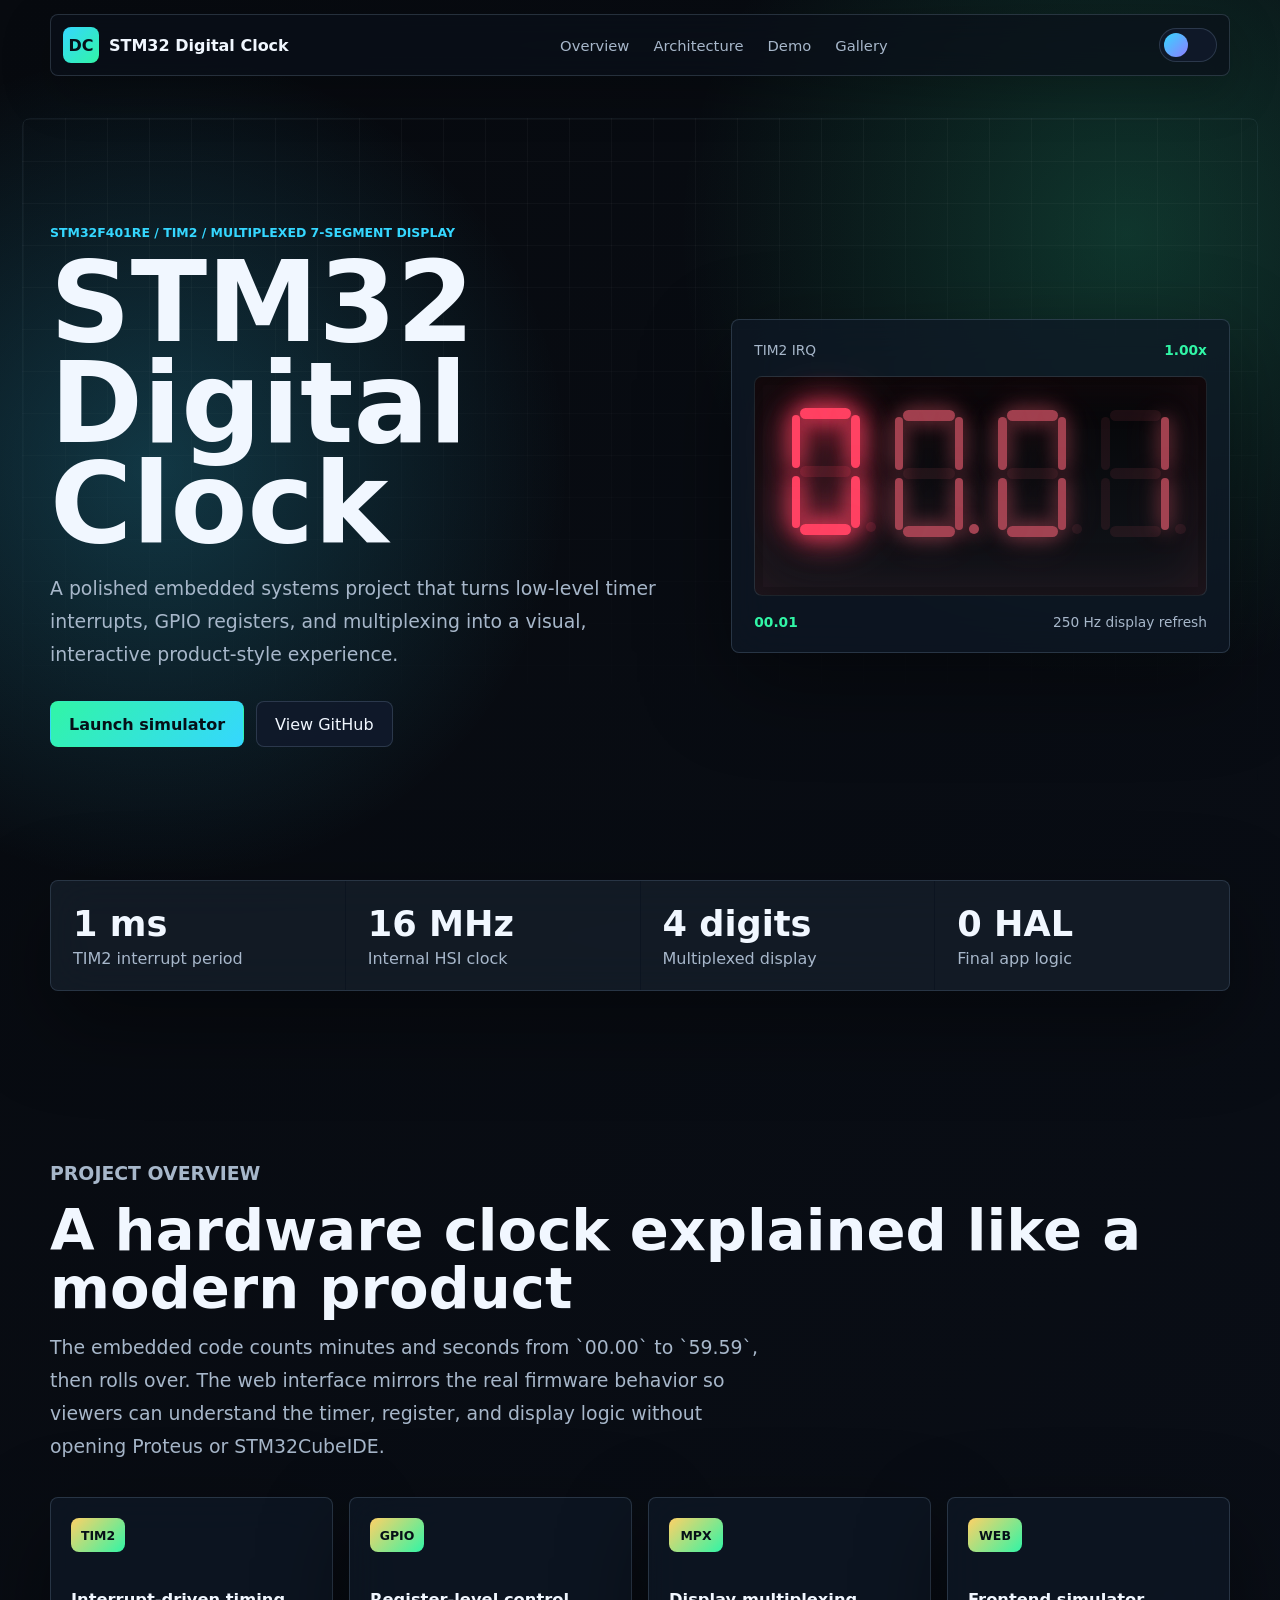
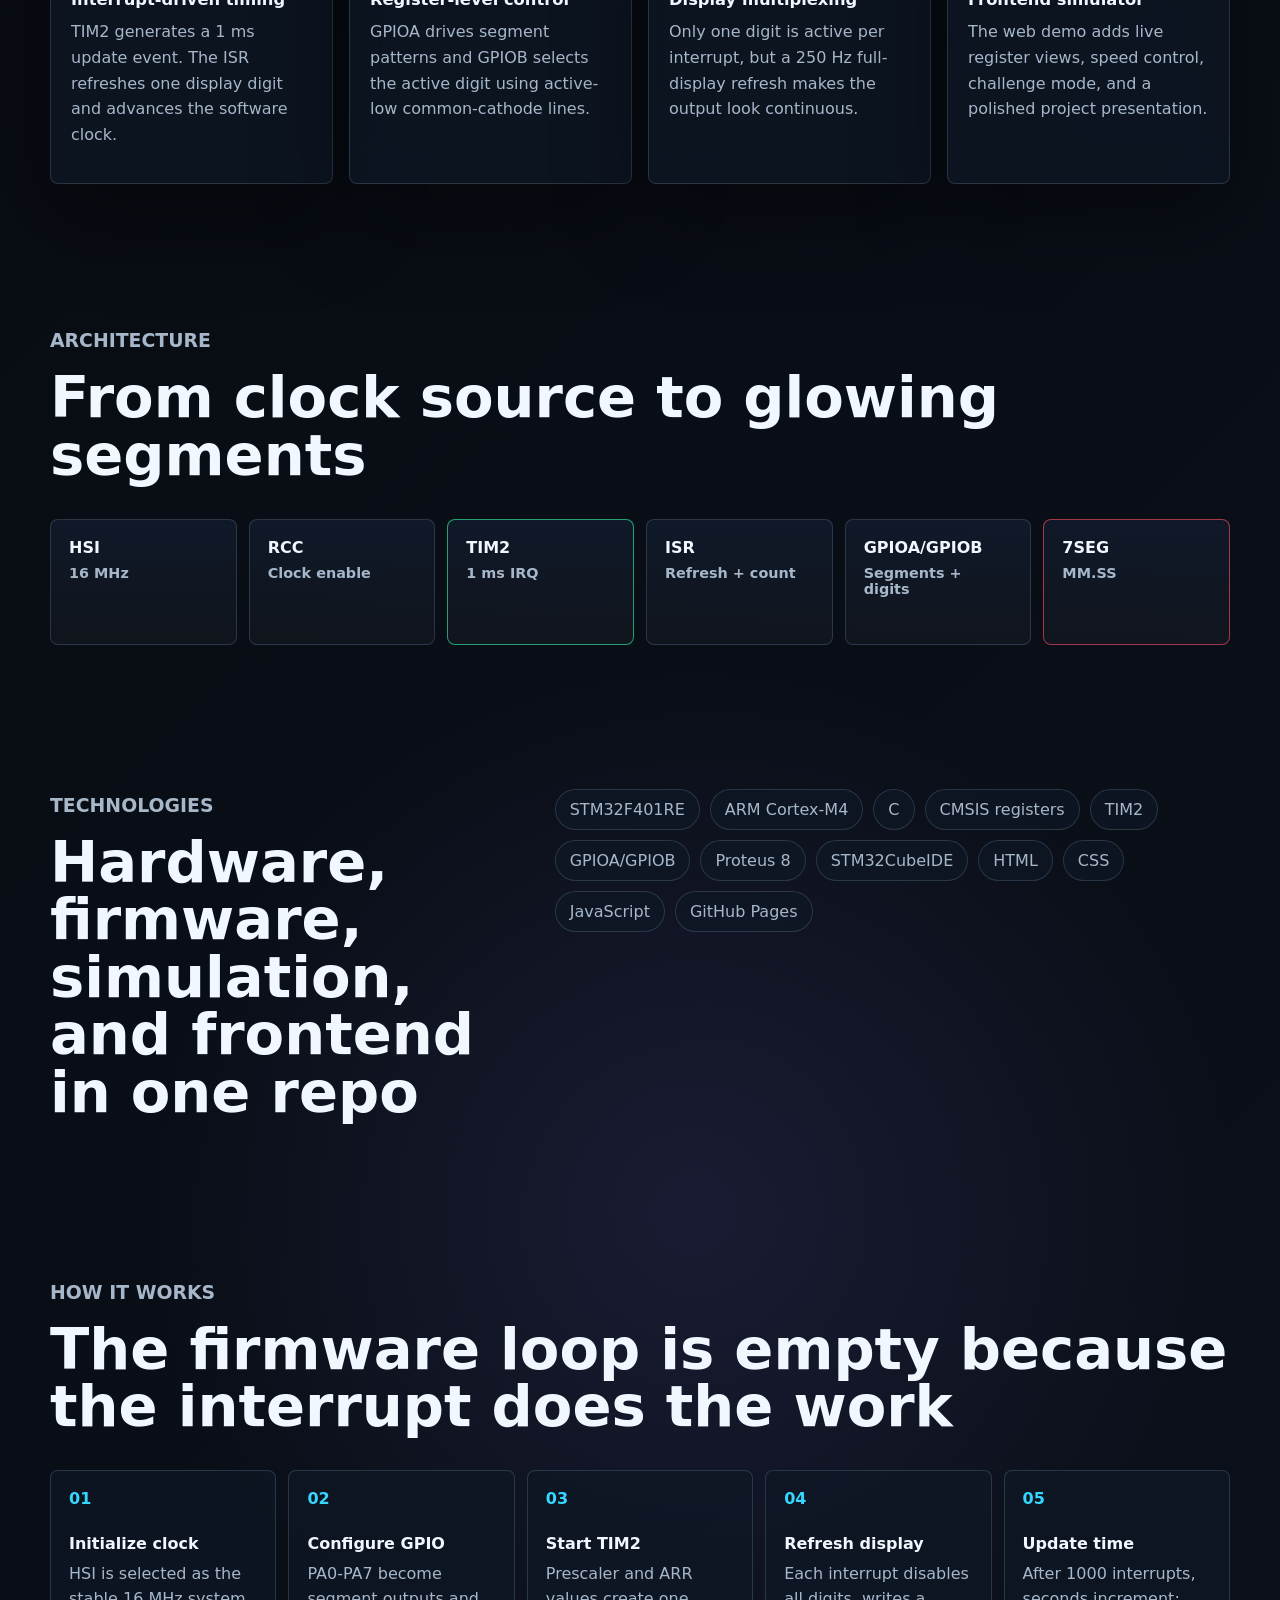
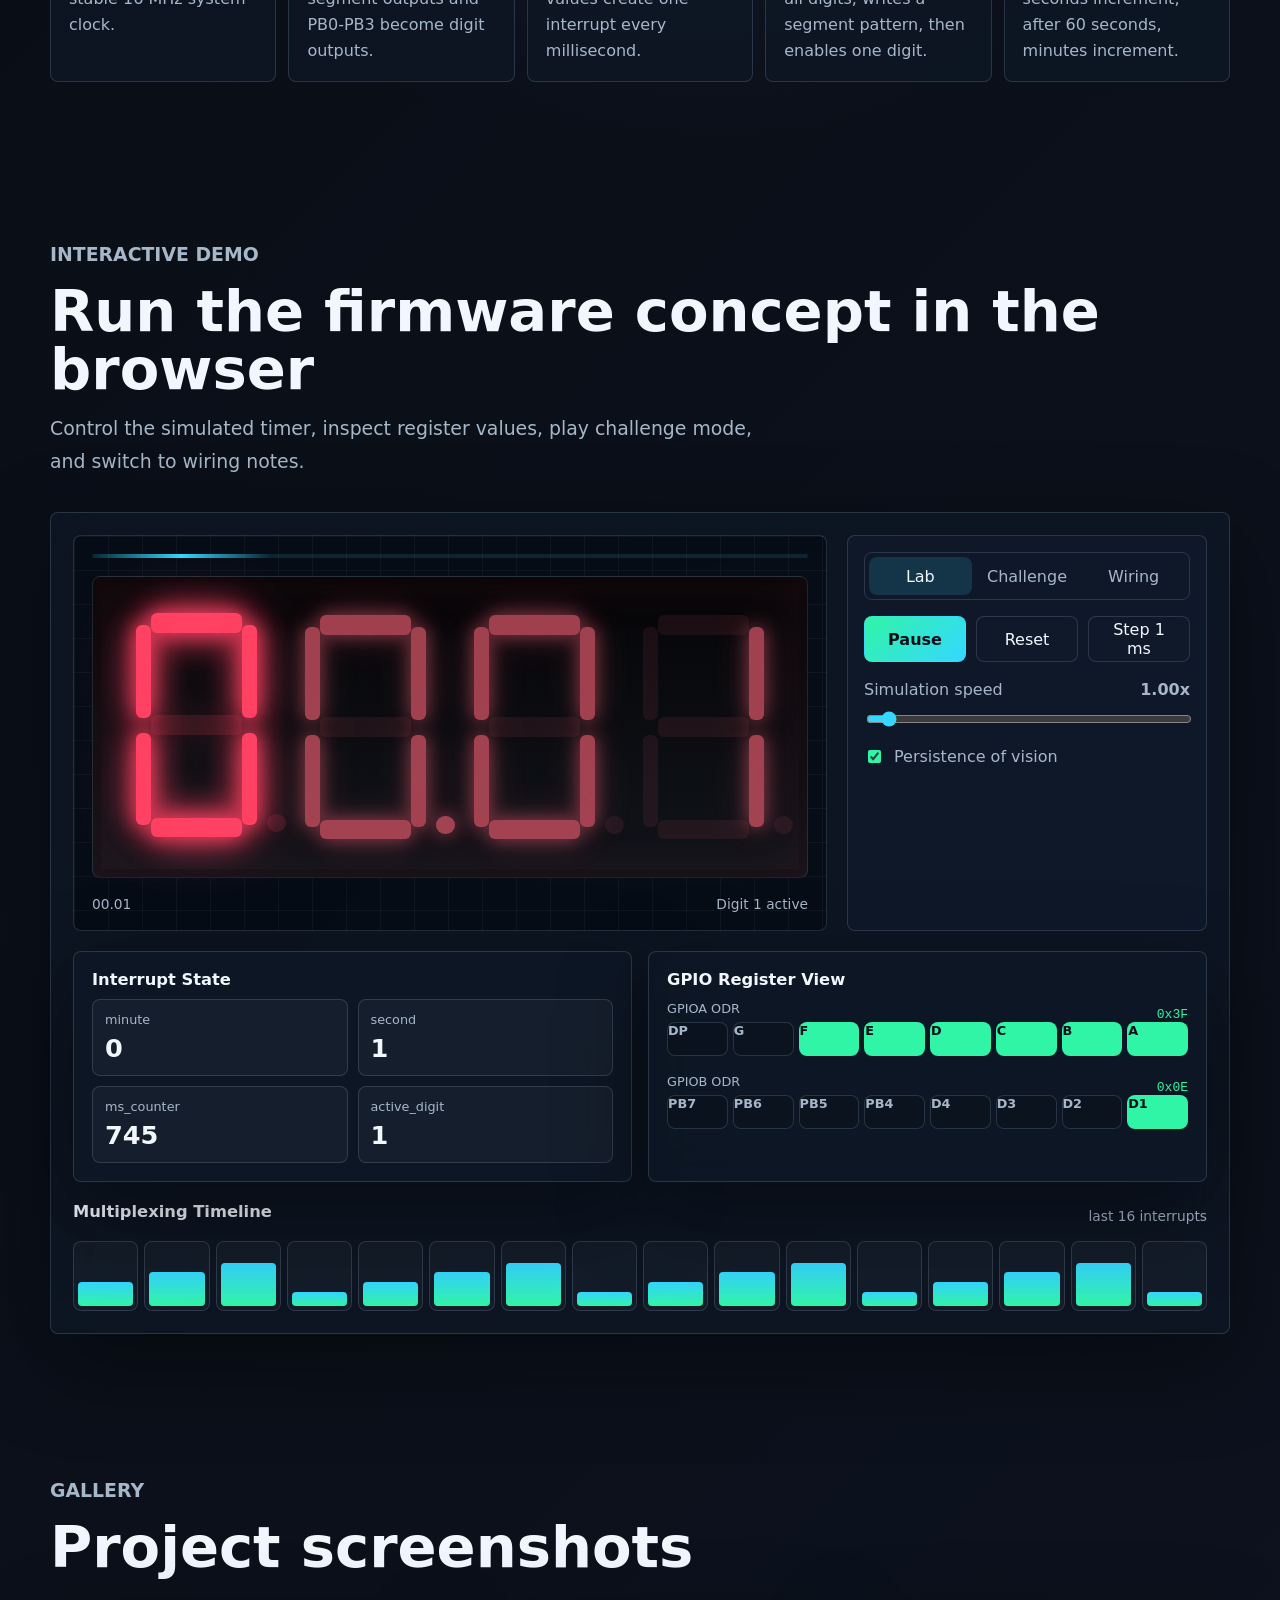
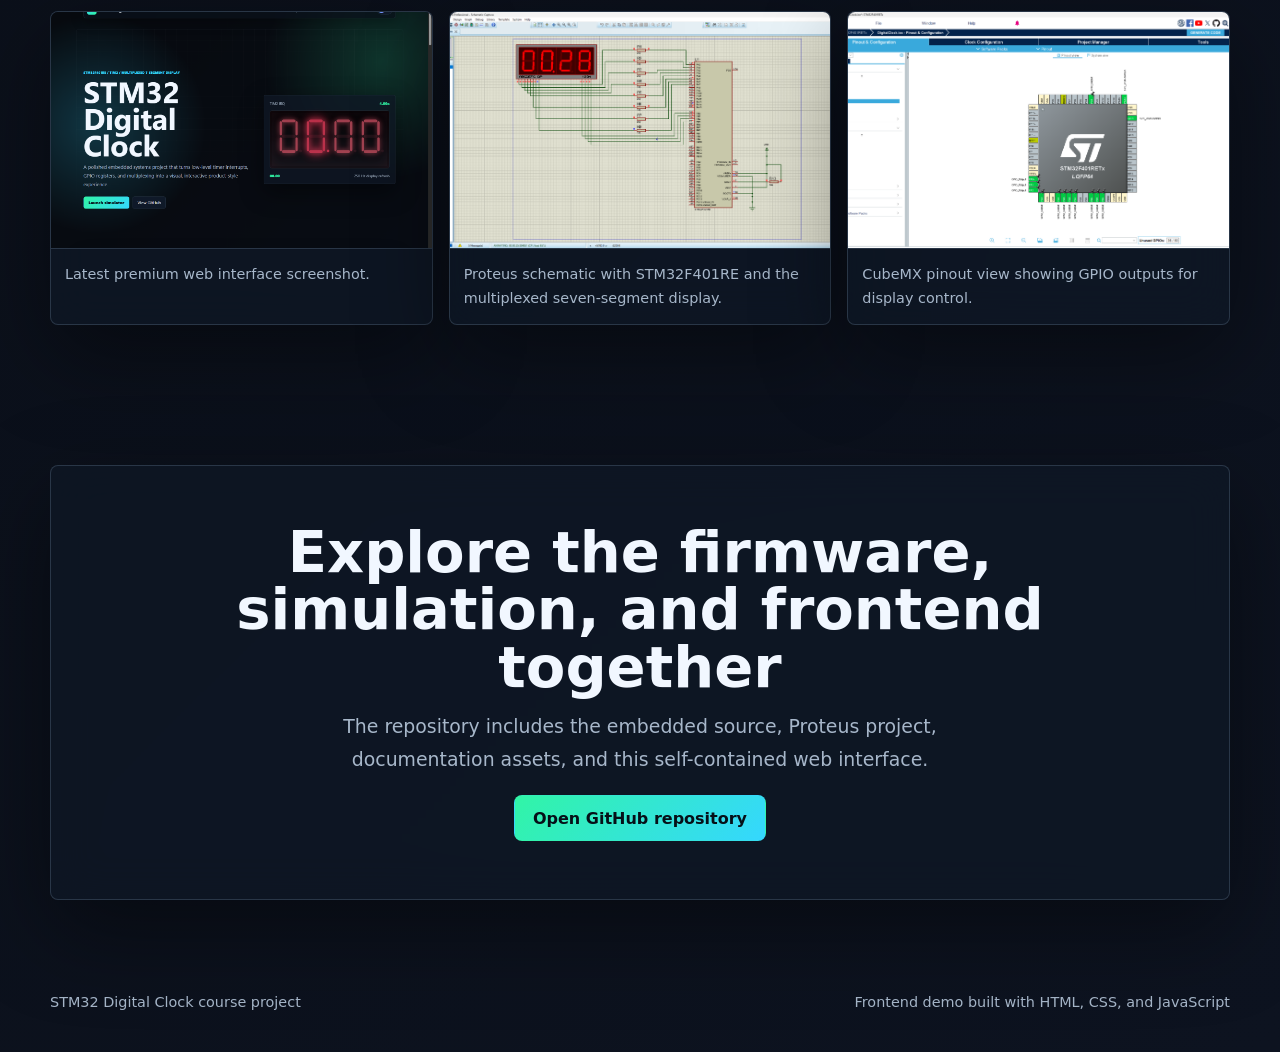
<file: web_demo/index.html>
<!doctype html>
<html lang="en">
  <head>
    <meta charset="utf-8" />
    <meta name="viewport" content="width=device-width, initial-scale=1" />
    <title>STM32 Digital Clock - Interactive Project Demo</title>
    <meta
      name="description"
      content="Premium frontend presentation and simulator for an STM32F401RE timer interrupt digital clock project."
    />
    <link rel="stylesheet" href="styles.css" />
  </head>
  <body>
    <header class="site-nav" aria-label="Main navigation">
      <a class="brand" href="#top" aria-label="STM32 Digital Clock home">
        <span class="brand-mark">DC</span>
        <span>STM32 Digital Clock</span>
      </a>
      <nav>
        <a href="#overview">Overview</a>
        <a href="#architecture">Architecture</a>
        <a href="#demo">Demo</a>
        <a href="#gallery">Gallery</a>
      </nav>
      <button class="theme-toggle" id="themeToggle" type="button" aria-label="Toggle light and dark mode">
        <span></span>
      </button>
    </header>

    <main id="top">
      <section class="hero-section">
        <div class="hero-ambient" aria-hidden="true"></div>
        <div class="hero-copy">
          <p class="eyebrow">STM32F401RE / TIM2 / Multiplexed 7-Segment Display</p>
          <h1>STM32 Digital Clock</h1>
          <p class="hero-lede">
            A polished embedded systems project that turns low-level timer interrupts, GPIO registers,
            and multiplexing into a visual, interactive product-style experience.
          </p>
          <div class="hero-actions">
            <a class="btn btn-primary" href="#demo">Launch simulator</a>
            <a class="btn btn-secondary" href="https://github.com/mohadesehesmaeilzadeh/stm32-digital-clock">View GitHub</a>
          </div>
        </div>

        <div class="hero-instrument" aria-label="Live digital clock display preview">
          <div class="instrument-topline">
            <span>TIM2 IRQ</span>
            <span id="heroSpeed">1.00x</span>
          </div>
          <div class="display-module hero-display" id="heroDisplay"></div>
          <div class="instrument-footer">
            <span id="heroTime">00.00</span>
            <span>250 Hz display refresh</span>
          </div>
        </div>
      </section>

      <section class="section-shell stats-strip" aria-label="Project highlights">
        <div>
          <span class="stat-value">1 ms</span>
          <span class="stat-label">TIM2 interrupt period</span>
        </div>
        <div>
          <span class="stat-value">16 MHz</span>
          <span class="stat-label">Internal HSI clock</span>
        </div>
        <div>
          <span class="stat-value">4 digits</span>
          <span class="stat-label">Multiplexed display</span>
        </div>
        <div>
          <span class="stat-value">0 HAL</span>
          <span class="stat-label">Final app logic</span>
        </div>
      </section>

      <section class="content-section" id="overview">
        <div class="section-heading">
          <p class="eyebrow">Project Overview</p>
          <h2>A hardware clock explained like a modern product</h2>
          <p>
            The embedded code counts minutes and seconds from `00.00` to `59.59`, then rolls over.
            The web interface mirrors the real firmware behavior so viewers can understand the timer,
            register, and display logic without opening Proteus or STM32CubeIDE.
          </p>
        </div>
        <div class="feature-grid">
          <article class="feature-card">
            <span class="feature-icon">TIM2</span>
            <h3>Interrupt-driven timing</h3>
            <p>TIM2 generates a 1 ms update event. The ISR refreshes one display digit and advances the software clock.</p>
          </article>
          <article class="feature-card">
            <span class="feature-icon">GPIO</span>
            <h3>Register-level control</h3>
            <p>GPIOA drives segment patterns and GPIOB selects the active digit using active-low common-cathode lines.</p>
          </article>
          <article class="feature-card">
            <span class="feature-icon">MPX</span>
            <h3>Display multiplexing</h3>
            <p>Only one digit is active per interrupt, but a 250 Hz full-display refresh makes the output look continuous.</p>
          </article>
          <article class="feature-card">
            <span class="feature-icon">WEB</span>
            <h3>Frontend simulator</h3>
            <p>The web demo adds live register views, speed control, challenge mode, and a polished project presentation.</p>
          </article>
        </div>
      </section>

      <section class="content-section architecture-section" id="architecture">
        <div class="section-heading">
          <p class="eyebrow">Architecture</p>
          <h2>From clock source to glowing segments</h2>
        </div>
        <div class="architecture-map" aria-label="Block diagram">
          <div class="arch-node">HSI<br /><strong>16 MHz</strong></div>
          <div class="arch-line"></div>
          <div class="arch-node">RCC<br /><strong>Clock enable</strong></div>
          <div class="arch-line"></div>
          <div class="arch-node highlight">TIM2<br /><strong>1 ms IRQ</strong></div>
          <div class="arch-line"></div>
          <div class="arch-node">ISR<br /><strong>Refresh + count</strong></div>
          <div class="arch-line"></div>
          <div class="arch-node">GPIOA/GPIOB<br /><strong>Segments + digits</strong></div>
          <div class="arch-line"></div>
          <div class="arch-node final">7SEG<br /><strong>MM.SS</strong></div>
        </div>
      </section>

      <section class="content-section split-section">
        <div class="section-heading compact">
          <p class="eyebrow">Technologies</p>
          <h2>Hardware, firmware, simulation, and frontend in one repo</h2>
        </div>
        <div class="tech-cloud">
          <span>STM32F401RE</span>
          <span>ARM Cortex-M4</span>
          <span>C</span>
          <span>CMSIS registers</span>
          <span>TIM2</span>
          <span>GPIOA/GPIOB</span>
          <span>Proteus 8</span>
          <span>STM32CubeIDE</span>
          <span>HTML</span>
          <span>CSS</span>
          <span>JavaScript</span>
          <span>GitHub Pages</span>
        </div>
      </section>

      <section class="content-section how-section">
        <div class="section-heading">
          <p class="eyebrow">How It Works</p>
          <h2>The firmware loop is empty because the interrupt does the work</h2>
        </div>
        <ol class="step-list">
          <li><strong>Initialize clock</strong><span>HSI is selected as the stable 16 MHz system clock.</span></li>
          <li><strong>Configure GPIO</strong><span>PA0-PA7 become segment outputs and PB0-PB3 become digit outputs.</span></li>
          <li><strong>Start TIM2</strong><span>Prescaler and ARR values create one interrupt every millisecond.</span></li>
          <li><strong>Refresh display</strong><span>Each interrupt disables all digits, writes a segment pattern, then enables one digit.</span></li>
          <li><strong>Update time</strong><span>After 1000 interrupts, seconds increment; after 60 seconds, minutes increment.</span></li>
        </ol>
      </section>

      <section class="content-section demo-section" id="demo">
        <div class="section-heading">
          <p class="eyebrow">Interactive Demo</p>
          <h2>Run the firmware concept in the browser</h2>
          <p>Control the simulated timer, inspect register values, play challenge mode, and switch to wiring notes.</p>
        </div>

        <div class="simulator-shell">
          <div class="simulator-display">
            <div class="scanbar"><span id="scanPulse"></span></div>
            <div class="display-module" id="simDisplay"></div>
            <div class="display-meta">
              <span id="simTime">00.00</span>
              <span id="activeDigitText">Digit 1 active</span>
            </div>
          </div>

          <aside class="simulator-controls" aria-label="Simulator controls">
            <div class="mode-tabs" role="tablist" aria-label="Simulator mode">
              <button class="mode-button active" type="button" data-mode="lab">Lab</button>
              <button class="mode-button" type="button" data-mode="challenge">Challenge</button>
              <button class="mode-button" type="button" data-mode="wiring">Wiring</button>
            </div>
            <div class="control-row">
              <button class="btn btn-primary" type="button" id="toggleRun">Pause</button>
              <button class="btn btn-secondary" type="button" id="resetClock">Reset</button>
              <button class="btn btn-secondary" type="button" id="stepMs">Step 1 ms</button>
            </div>
            <label class="range-control">
              <span>Simulation speed <strong id="speedLabel">1.00x</strong></span>
              <input id="speedRange" type="range" min="0.25" max="16" step="0.25" value="1" />
            </label>
            <label class="switch-row">
              <input id="persistenceToggle" type="checkbox" checked />
              <span>Persistence of vision</span>
            </label>
          </aside>

          <div class="info-panels">
            <article class="info-panel" data-panel="lab">
              <h3>Interrupt State</h3>
              <div class="metric-grid">
                <div><span>minute</span><strong id="minuteValue">0</strong></div>
                <div><span>second</span><strong id="secondValue">0</strong></div>
                <div><span>ms_counter</span><strong id="msValue">0</strong></div>
                <div><span>active_digit</span><strong id="activeValue">0</strong></div>
              </div>
            </article>
            <article class="info-panel" data-panel="lab">
              <h3>GPIO Register View</h3>
              <div class="register-block">
                <div><span>GPIOA ODR</span><code id="gpioAHex">0x3F</code></div>
                <div class="bit-row" id="gpioABits"></div>
              </div>
              <div class="register-block">
                <div><span>GPIOB ODR</span><code id="gpioBHex">0x0E</code></div>
                <div class="bit-row" id="gpioBBits"></div>
              </div>
            </article>
            <article class="info-panel" data-panel="challenge" hidden>
              <h3>Challenge Mode</h3>
              <p>Pause the clock as close as possible to the target time.</p>
              <div class="challenge-target"><span>Target</span><strong id="targetTime">00.10</strong></div>
              <div class="control-row">
                <button class="btn btn-primary" id="checkTarget" type="button">Check</button>
                <button class="btn btn-secondary" id="newTarget" type="button">New target</button>
              </div>
              <p class="feedback" id="challengeFeedback">Get within 2 seconds for a hit.</p>
            </article>
            <article class="info-panel" data-panel="wiring" hidden>
              <h3>Wiring Notes</h3>
              <p><strong>Segments:</strong> PA0=A, PA1=B, PA2=C, PA3=D, PA4=E, PA5=F, PA6=G, PA7=DP.</p>
              <p><strong>Digits:</strong> PB0-PB3 select the four display digits. Common-cathode digit lines are active low.</p>
              <p><strong>Timer:</strong> HSI 16 MHz, PSC 1599, ARR 9, update interrupt at 1000 Hz.</p>
            </article>
          </div>

          <div class="timeline-panel">
            <div class="timeline-head">
              <h3>Multiplexing Timeline</h3>
              <span>last 16 interrupts</span>
            </div>
            <div class="timeline" id="timeline"></div>
          </div>
        </div>
      </section>

      <section class="content-section gallery-section" id="gallery">
        <div class="section-heading">
          <p class="eyebrow">Gallery</p>
          <h2>Project screenshots</h2>
        </div>
        <div class="gallery-grid">
          <figure>
            <img src="assets/images/screenshot-latest.png" alt="Latest web interface screenshot" />
            <figcaption>Latest premium web interface screenshot.</figcaption>
          </figure>
          <figure>
            <img src="../docs/images/proteus-simulation.png" alt="Proteus simulation schematic" />
            <figcaption>Proteus schematic with STM32F401RE and the multiplexed seven-segment display.</figcaption>
          </figure>
          <figure>
            <img src="../docs/images/cubemx-pinout.png" alt="STM32CubeMX pinout configuration" />
            <figcaption>CubeMX pinout view showing GPIO outputs for display control.</figcaption>
          </figure>
        </div>
      </section>

      <section class="cta-section">
        <h2>Explore the firmware, simulation, and frontend together</h2>
        <p>The repository includes the embedded source, Proteus project, documentation assets, and this self-contained web interface.</p>
        <a class="btn btn-primary" href="https://github.com/mohadesehesmaeilzadeh/stm32-digital-clock">Open GitHub repository</a>
      </section>
    </main>

    <footer class="site-footer">
      <span>STM32 Digital Clock course project</span>
      <span>Frontend demo built with HTML, CSS, and JavaScript</span>
    </footer>

    <script src="app.js"></script>
  </body>
</html>
</file>
<file: web_demo/styles.css>
:root {
  color-scheme: dark;
  --bg: #070a0f;
  --bg-2: #0d1320;
  --surface: rgba(15, 24, 38, 0.72);
  --surface-strong: rgba(16, 26, 42, 0.96);
  --line: rgba(157, 184, 212, 0.2);
  --text: #f1f7ff;
  --muted: #a7b7ca;
  --cyan: #35d7ff;
  --mint: #31f5a6;
  --coral: #ff4d67;
  --amber: #ffd166;
  --violet: #8e7dff;
  --shadow: 0 30px 90px rgba(0, 0, 0, 0.42);
}

[data-theme="light"] {
  color-scheme: light;
  --bg: #f5f8ff;
  --bg-2: #eaf0fb;
  --surface: rgba(255, 255, 255, 0.74);
  --surface-strong: rgba(255, 255, 255, 0.96);
  --line: rgba(31, 48, 67, 0.16);
  --text: #101827;
  --muted: #526174;
  --shadow: 0 30px 90px rgba(54, 75, 102, 0.18);
}

* {
  box-sizing: border-box;
}

html {
  scroll-behavior: smooth;
}

body {
  margin: 0;
  min-width: 320px;
  background:
    radial-gradient(circle at 12% 8%, rgba(53, 215, 255, 0.22), transparent 26rem),
    radial-gradient(circle at 88% 4%, rgba(49, 245, 166, 0.18), transparent 28rem),
    radial-gradient(circle at 54% 48%, rgba(142, 125, 255, 0.12), transparent 34rem),
    linear-gradient(135deg, var(--bg), var(--bg-2));
  color: var(--text);
  font-family: Inter, ui-sans-serif, system-ui, -apple-system, BlinkMacSystemFont, "Segoe UI", sans-serif;
  letter-spacing: 0;
}

a {
  color: inherit;
  text-decoration: none;
}

button,
input {
  font: inherit;
}

img {
  display: block;
  max-width: 100%;
}

.site-nav {
  position: sticky;
  top: 0;
  z-index: 20;
  display: flex;
  align-items: center;
  justify-content: space-between;
  gap: 18px;
  width: min(1180px, calc(100% - 32px));
  margin: 14px auto 0;
  padding: 12px;
  border: 1px solid var(--line);
  border-radius: 8px;
  background: rgba(10, 16, 26, 0.72);
  backdrop-filter: blur(20px);
  box-shadow: 0 16px 50px rgba(0, 0, 0, 0.24);
}

[data-theme="light"] .site-nav {
  background: rgba(255, 255, 255, 0.76);
}

.brand,
.site-nav nav,
.hero-actions,
.control-row,
.timeline-head,
.instrument-topline,
.instrument-footer,
.display-meta {
  display: flex;
  align-items: center;
}

.brand {
  gap: 10px;
  font-weight: 800;
}

.brand-mark {
  display: grid;
  place-items: center;
  width: 36px;
  height: 36px;
  border-radius: 8px;
  background: linear-gradient(135deg, var(--cyan), var(--mint));
  color: #061018;
  font-weight: 900;
}

.site-nav nav {
  gap: clamp(10px, 2vw, 24px);
  color: var(--muted);
  font-size: 0.92rem;
}

.site-nav nav a:hover {
  color: var(--text);
}

.theme-toggle {
  width: 58px;
  height: 34px;
  border: 1px solid var(--line);
  border-radius: 999px;
  background: var(--surface-strong);
  cursor: pointer;
  padding: 4px;
}

.theme-toggle span {
  display: block;
  width: 24px;
  height: 24px;
  border-radius: 999px;
  background: linear-gradient(135deg, var(--cyan), var(--violet));
  transition: transform 180ms ease;
}

[data-theme="light"] .theme-toggle span {
  transform: translateX(22px);
}

.hero-section {
  position: relative;
  display: grid;
  grid-template-columns: minmax(0, 0.92fr) minmax(420px, 0.72fr);
  gap: 44px;
  align-items: center;
  min-height: calc(100vh - 96px);
  width: min(1180px, calc(100% - 32px));
  margin: 0 auto;
  padding: 72px 0 56px;
}

.hero-ambient {
  position: absolute;
  inset: 42px -28px 24px;
  z-index: -1;
  border: 1px solid rgba(157, 184, 212, 0.08);
  border-radius: 8px;
  background:
    linear-gradient(90deg, rgba(255, 255, 255, 0.035) 1px, transparent 1px),
    linear-gradient(rgba(255, 255, 255, 0.035) 1px, transparent 1px);
  background-size: 42px 42px;
  mask-image: linear-gradient(to bottom, black, transparent 92%);
}

.eyebrow {
  margin: 0 0 12px;
  color: var(--cyan);
  font-size: 0.78rem;
  font-weight: 850;
  text-transform: uppercase;
}

h1,
h2,
h3,
p {
  margin-top: 0;
}

h1 {
  margin-bottom: 18px;
  max-width: 850px;
  font-size: clamp(3.1rem, 10vw, 7rem);
  line-height: 0.9;
}

h2 {
  margin-bottom: 14px;
  font-size: clamp(2rem, 4.5vw, 4.1rem);
  line-height: 1;
}

h3 {
  margin-bottom: 10px;
  font-size: 1.02rem;
}

.hero-lede,
.section-heading p,
.cta-section p {
  max-width: 720px;
  color: var(--muted);
  font-size: clamp(1rem, 2vw, 1.18rem);
  line-height: 1.75;
}

.hero-actions {
  flex-wrap: wrap;
  gap: 12px;
  margin-top: 30px;
}

.btn {
  display: inline-flex;
  align-items: center;
  justify-content: center;
  min-height: 46px;
  border: 1px solid var(--line);
  border-radius: 8px;
  padding: 0 18px;
  color: var(--text);
  background: var(--surface-strong);
  cursor: pointer;
  transition: transform 160ms ease, border-color 160ms ease, box-shadow 160ms ease;
}

.btn:hover {
  transform: translateY(-2px);
  border-color: rgba(53, 215, 255, 0.7);
  box-shadow: 0 14px 36px rgba(53, 215, 255, 0.12);
}

.btn-primary {
  border-color: transparent;
  color: #061018;
  background: linear-gradient(135deg, var(--mint), var(--cyan));
  font-weight: 850;
}

.btn-secondary {
  color: var(--text);
}

.hero-instrument,
.simulator-shell,
.feature-card,
.info-panel,
.gallery-grid figure,
.stats-strip,
.cta-section {
  border: 1px solid var(--line);
  border-radius: 8px;
  background: var(--surface);
  box-shadow: var(--shadow);
  backdrop-filter: blur(22px);
}

.hero-instrument {
  padding: 22px;
}

.instrument-topline,
.instrument-footer,
.display-meta {
  justify-content: space-between;
  gap: 14px;
  color: var(--muted);
  font-size: 0.86rem;
}

.instrument-topline span:last-child,
.instrument-footer span:first-child {
  color: var(--mint);
  font-weight: 850;
}

.display-module {
  display: grid;
  grid-template-columns: repeat(4, minmax(52px, 1fr));
  gap: clamp(8px, 1.8vw, 18px);
  min-height: 220px;
  margin: 18px 0;
  padding: clamp(18px, 3vw, 28px);
  border: 1px solid rgba(157, 184, 212, 0.17);
  border-radius: 8px;
  background: linear-gradient(180deg, #040507, #11141a);
  box-shadow: inset 0 0 0 8px rgba(0, 0, 0, 0.16), inset 0 0 60px rgba(255, 77, 103, 0.1);
}

[data-theme="light"] .display-module {
  background: linear-gradient(180deg, #151922, #090b10);
}

.digit {
  position: relative;
  width: 100%;
  aspect-ratio: 0.62;
  opacity: 0.22;
  filter: saturate(0.75);
  transition: opacity 80ms ease, filter 80ms ease, transform 80ms ease;
}

.digit.persist {
  opacity: 0.72;
}

.digit.active {
  opacity: 1;
  filter: drop-shadow(0 0 16px rgba(255, 77, 103, 0.85)) saturate(1.28);
  transform: translateY(-2px);
}

.seg,
.dot {
  position: absolute;
  border-radius: 6px;
  background: rgba(255, 77, 103, 0.14);
}

.seg.on,
.dot.on {
  background: var(--coral);
  box-shadow: 0 0 18px rgba(255, 77, 103, 0.9), 0 0 36px rgba(255, 77, 103, 0.42);
}

.seg.a,
.seg.d,
.seg.g {
  left: 20%;
  width: 60%;
  height: 8%;
}

.seg.a { top: 4%; }
.seg.g { top: 46%; }
.seg.d { bottom: 4%; }

.seg.b,
.seg.c,
.seg.e,
.seg.f {
  width: 10%;
  height: 38%;
}

.seg.b { top: 9%; right: 10%; }
.seg.c { bottom: 9%; right: 10%; }
.seg.f { top: 9%; left: 10%; }
.seg.e { bottom: 9%; left: 10%; }

.dot {
  right: -9%;
  bottom: 6%;
  width: 12%;
  aspect-ratio: 1;
  border-radius: 50%;
}

.section-shell,
.content-section,
.cta-section,
.site-footer {
  width: min(1180px, calc(100% - 32px));
  margin: 0 auto;
}

.stats-strip {
  display: grid;
  grid-template-columns: repeat(4, minmax(0, 1fr));
  gap: 1px;
  margin-bottom: 96px;
  overflow: hidden;
}

.stats-strip div {
  padding: 22px;
  background: rgba(255, 255, 255, 0.025);
}

.stat-value,
.stat-label {
  display: block;
}

.stat-value {
  font-size: clamp(1.5rem, 3vw, 2.2rem);
  font-weight: 900;
}

.stat-label {
  margin-top: 5px;
  color: var(--muted);
}

.content-section {
  padding: 70px 0;
}

.section-heading {
  margin-bottom: 34px;
}

.section-heading.compact {
  margin-bottom: 0;
}

.feature-grid {
  display: grid;
  grid-template-columns: repeat(4, minmax(0, 1fr));
  gap: 16px;
}

.feature-card {
  min-height: 250px;
  padding: 20px;
  transition: transform 180ms ease, border-color 180ms ease;
}

.feature-card:hover {
  transform: translateY(-4px);
  border-color: rgba(53, 215, 255, 0.55);
}

.feature-card p,
.step-list span,
.gallery-grid figcaption,
.info-panel p,
.feedback {
  color: var(--muted);
  line-height: 1.6;
}

.feature-icon {
  display: inline-grid;
  place-items: center;
  min-width: 54px;
  height: 34px;
  margin-bottom: 38px;
  border-radius: 8px;
  color: #061018;
  background: linear-gradient(135deg, var(--amber), var(--mint));
  font-size: 0.78rem;
  font-weight: 900;
}

.architecture-map {
  display: grid;
  grid-template-columns: repeat(6, minmax(120px, 1fr));
  align-items: center;
  gap: 12px;
  overflow-x: auto;
  padding-bottom: 4px;
}

.arch-node {
  min-height: 126px;
  border: 1px solid var(--line);
  border-radius: 8px;
  padding: 18px;
  background: linear-gradient(180deg, var(--surface-strong), rgba(255, 255, 255, 0.03));
  font-weight: 800;
}

.arch-node strong {
  display: block;
  margin-top: 8px;
  color: var(--muted);
  font-size: 0.9rem;
}

.arch-node.highlight {
  border-color: rgba(49, 245, 166, 0.62);
}

.arch-node.final {
  border-color: rgba(255, 77, 103, 0.62);
}

.arch-line {
  display: none;
}

.split-section {
  display: grid;
  grid-template-columns: minmax(0, 0.7fr) minmax(0, 1fr);
  gap: 32px;
  align-items: start;
}

.tech-cloud {
  display: flex;
  flex-wrap: wrap;
  gap: 10px;
}

.tech-cloud span {
  border: 1px solid var(--line);
  border-radius: 999px;
  padding: 10px 14px;
  background: var(--surface);
  color: var(--muted);
}

.step-list {
  display: grid;
  grid-template-columns: repeat(5, minmax(0, 1fr));
  gap: 12px;
  padding: 0;
  list-style: none;
  counter-reset: steps;
}

.step-list li {
  min-height: 210px;
  border: 1px solid var(--line);
  border-radius: 8px;
  padding: 18px;
  background: var(--surface);
  counter-increment: steps;
}

.step-list li::before {
  content: "0" counter(steps);
  display: block;
  margin-bottom: 26px;
  color: var(--cyan);
  font-weight: 900;
}

.step-list strong,
.step-list span {
  display: block;
}

.step-list strong {
  margin-bottom: 8px;
}

.simulator-shell {
  display: grid;
  grid-template-columns: minmax(0, 1fr) 360px;
  gap: 20px;
  padding: 22px;
}

.simulator-display {
  position: relative;
  min-height: 360px;
  border: 1px solid var(--line);
  border-radius: 8px;
  padding: 18px;
  background:
    linear-gradient(90deg, rgba(255, 255, 255, 0.034) 1px, transparent 1px),
    linear-gradient(rgba(255, 255, 255, 0.034) 1px, transparent 1px),
    rgba(3, 8, 13, 0.54);
  background-size: 34px 34px;
}

.scanbar {
  height: 4px;
  border-radius: 999px;
  background: rgba(53, 215, 255, 0.12);
  overflow: hidden;
}

.scanbar span {
  display: block;
  width: 25%;
  height: 100%;
  border-radius: inherit;
  background: linear-gradient(90deg, transparent, var(--cyan), transparent);
  transform: translateX(var(--scan-x, 0%));
  transition: transform 70ms linear;
}

.simulator-controls {
  border: 1px solid var(--line);
  border-radius: 8px;
  padding: 16px;
  background: var(--surface-strong);
}

.mode-tabs {
  display: grid;
  grid-template-columns: repeat(3, minmax(0, 1fr));
  gap: 4px;
  margin-bottom: 16px;
  border: 1px solid var(--line);
  border-radius: 8px;
  padding: 4px;
}

.mode-button {
  min-height: 38px;
  border: 0;
  border-radius: 8px;
  background: transparent;
  color: var(--muted);
  cursor: pointer;
}

.mode-button.active {
  color: var(--text);
  background: rgba(53, 215, 255, 0.14);
}

.control-row {
  flex-wrap: wrap;
  gap: 10px;
}

.control-row .btn {
  flex: 1 1 95px;
}

.range-control,
.switch-row {
  display: grid;
  gap: 10px;
  margin-top: 18px;
  color: var(--muted);
}

.range-control span {
  display: flex;
  justify-content: space-between;
  gap: 12px;
}

input[type="range"] {
  width: 100%;
  accent-color: var(--cyan);
}

.switch-row {
  grid-template-columns: auto 1fr;
  align-items: center;
}

.switch-row input {
  accent-color: var(--mint);
}

.info-panels {
  display: grid;
  grid-template-columns: repeat(2, minmax(0, 1fr));
  gap: 16px;
  grid-column: 1 / -1;
}

.info-panel {
  min-height: 230px;
  padding: 18px;
}

.metric-grid {
  display: grid;
  grid-template-columns: repeat(2, minmax(0, 1fr));
  gap: 10px;
}

.metric-grid div,
.challenge-target {
  border: 1px solid var(--line);
  border-radius: 8px;
  padding: 12px;
  background: rgba(255, 255, 255, 0.035);
}

.metric-grid span,
.register-block span,
.challenge-target span {
  display: block;
  margin-bottom: 6px;
  color: var(--muted);
  font-size: 0.8rem;
}

.metric-grid strong,
.challenge-target strong {
  font-size: 1.6rem;
}

.register-block {
  margin-top: 12px;
}

.register-block > div:first-child,
.challenge-target {
  display: flex;
  justify-content: space-between;
  align-items: end;
  gap: 12px;
}

code {
  color: var(--mint);
}

.bit-row {
  display: grid;
  grid-template-columns: repeat(8, minmax(0, 1fr));
  gap: 5px;
}

.bit {
  display: grid;
  place-items: center;
  min-height: 34px;
  border: 1px solid var(--line);
  border-radius: 8px;
  color: var(--muted);
  background: rgba(0, 0, 0, 0.16);
  font-size: 0.72rem;
  font-weight: 850;
}

.bit.on {
  border-color: transparent;
  color: #061018;
  background: var(--mint);
}

.feedback {
  border-left: 3px solid var(--cyan);
  padding-left: 12px;
}

.timeline-panel {
  grid-column: 1 / -1;
}

.timeline-head {
  justify-content: space-between;
  margin-bottom: 10px;
}

.timeline-head span {
  color: var(--muted);
  font-size: 0.86rem;
}

.timeline {
  display: grid;
  grid-template-columns: repeat(16, minmax(18px, 1fr));
  gap: 6px;
  min-height: 70px;
}

.tick {
  display: grid;
  align-items: end;
  min-height: 70px;
  border: 1px solid var(--line);
  border-radius: 8px;
  padding: 4px;
  background: rgba(255, 255, 255, 0.032);
}

.tick span {
  display: block;
  min-height: 18%;
  border-radius: 4px;
  background: linear-gradient(180deg, var(--cyan), var(--mint));
}

.gallery-grid {
  display: grid;
  grid-template-columns: repeat(3, minmax(0, 1fr));
  gap: 16px;
}

.gallery-grid figure {
  margin: 0;
  overflow: hidden;
}

.gallery-grid img {
  width: 100%;
  aspect-ratio: 16 / 10;
  object-fit: cover;
  border-bottom: 1px solid var(--line);
}

.gallery-grid figcaption {
  padding: 14px;
  font-size: 0.9rem;
}

.cta-section {
  margin-top: 70px;
  margin-bottom: 70px;
  padding: clamp(28px, 6vw, 58px);
  text-align: center;
}

.cta-section p {
  margin-left: auto;
  margin-right: auto;
}

.site-footer {
  display: flex;
  justify-content: space-between;
  gap: 16px;
  padding: 24px 0 42px;
  color: var(--muted);
  font-size: 0.9rem;
}

[hidden] {
  display: none !important;
}

@media (max-width: 1020px) {
  .hero-section,
  .split-section,
  .simulator-shell {
    grid-template-columns: 1fr;
  }

  .feature-grid,
  .stats-strip {
    grid-template-columns: repeat(2, minmax(0, 1fr));
  }

  .architecture-map,
  .step-list,
  .gallery-grid {
    grid-template-columns: 1fr;
  }

  .hero-section {
    min-height: auto;
  }
}

@media (max-width: 720px) {
  .site-nav {
    align-items: flex-start;
    flex-wrap: wrap;
  }

  .site-nav nav {
    order: 3;
    width: 100%;
    justify-content: space-between;
    overflow-x: auto;
    padding-top: 6px;
  }

  h1 {
    font-size: clamp(3rem, 18vw, 4.5rem);
  }

  .hero-section {
    padding-top: 46px;
  }

  .display-module {
    min-height: 170px;
    gap: 8px;
    padding: 16px 10px;
  }

  .feature-grid,
  .stats-strip,
  .info-panels,
  .metric-grid {
    grid-template-columns: 1fr;
  }

  .section-shell,
  .content-section,
  .cta-section,
  .site-footer,
  .hero-section,
  .site-nav {
    width: min(100% - 20px, 1180px);
  }

  .site-footer {
    flex-direction: column;
  }
}
</file>
